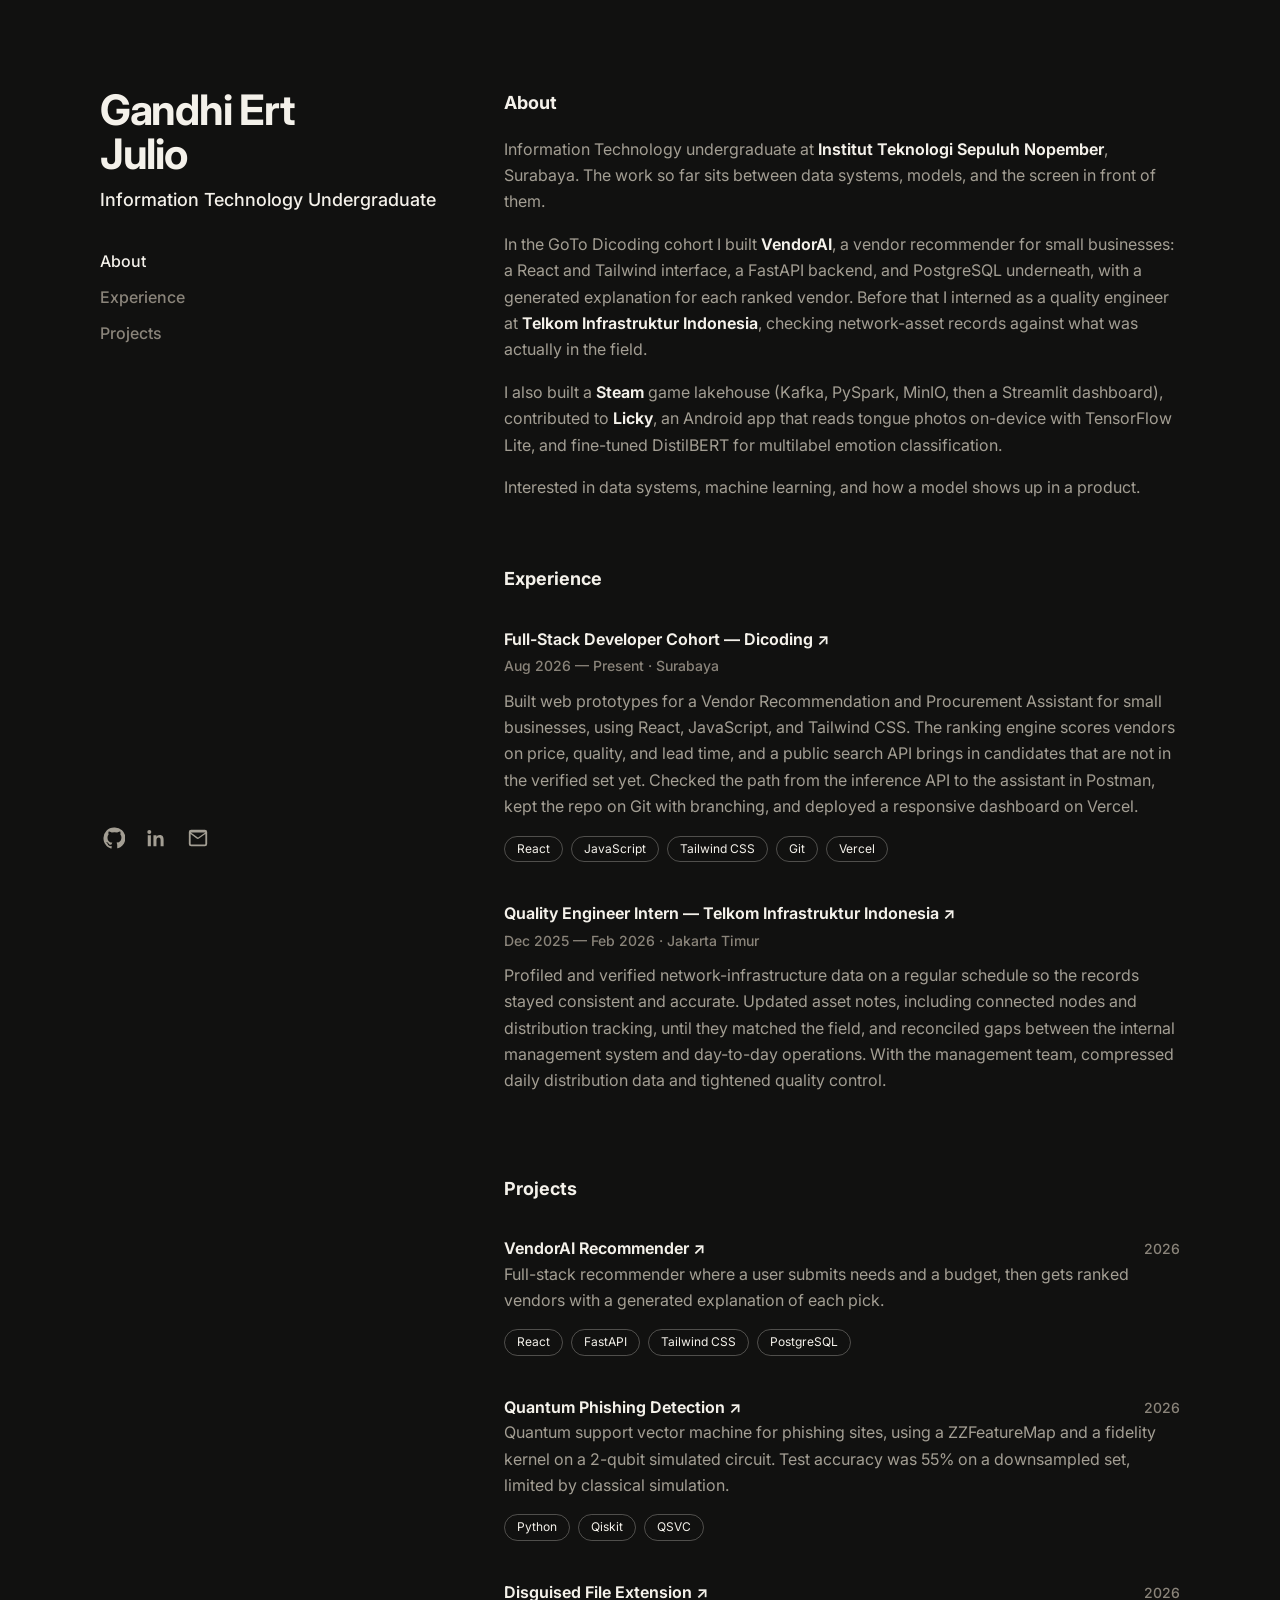
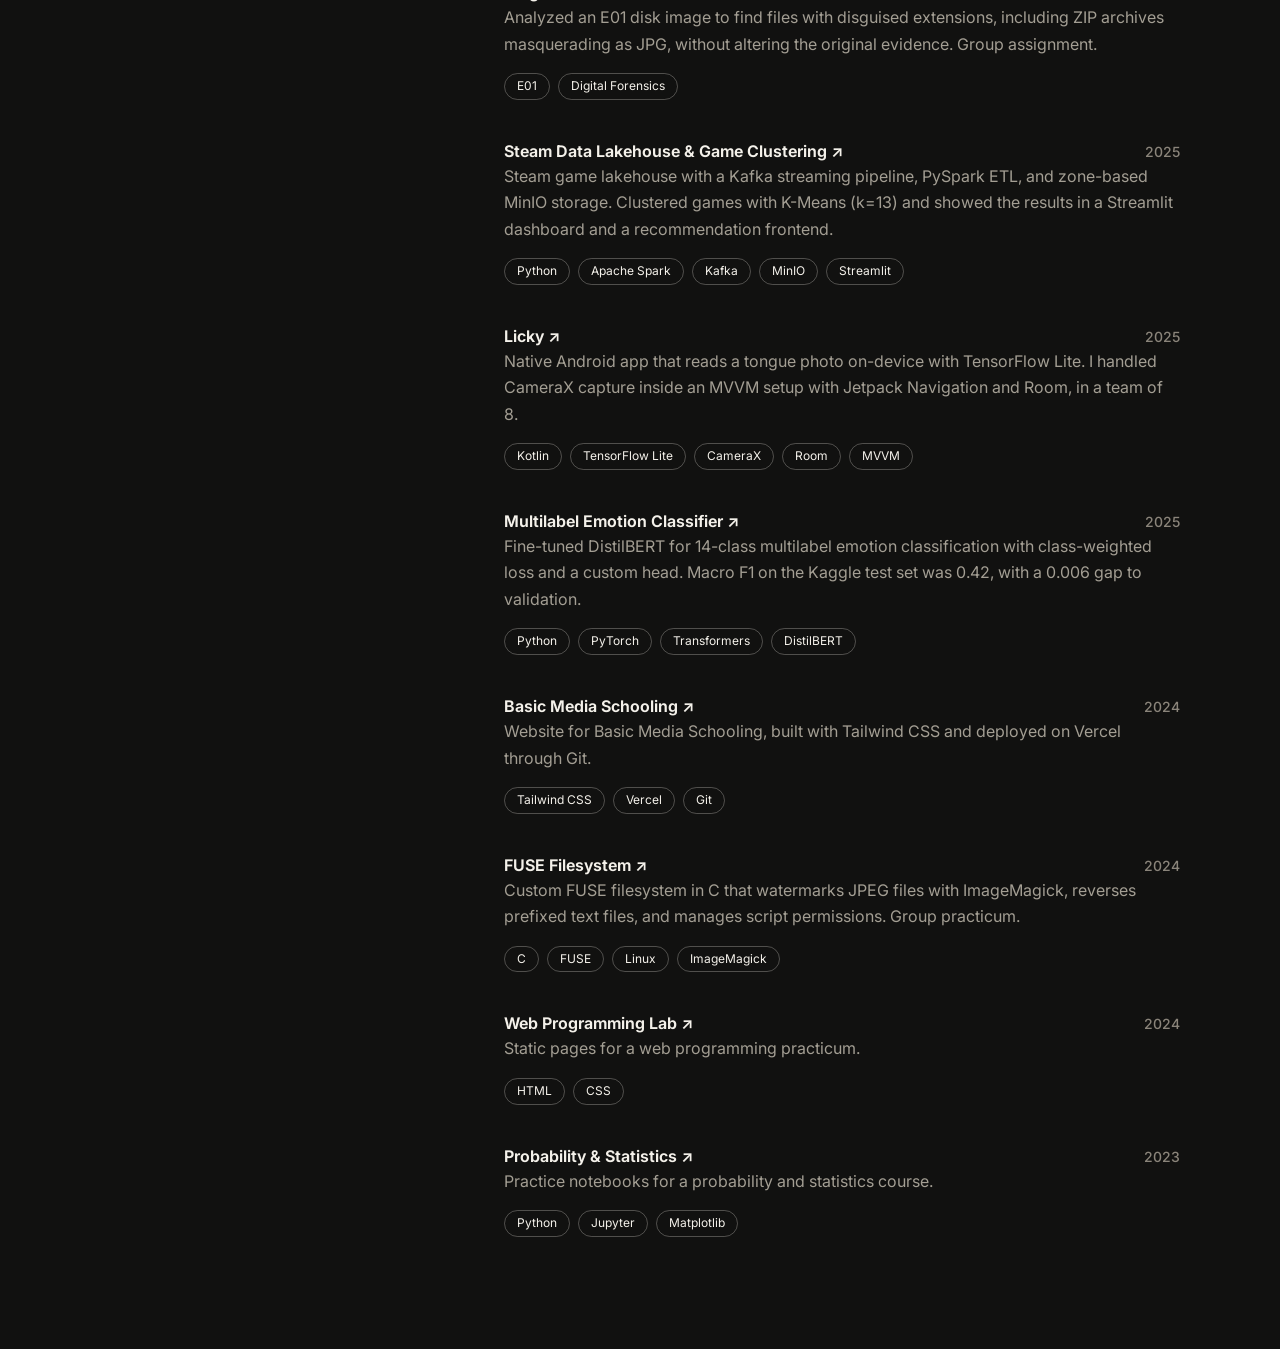
<file: index.html>
<!doctype html>
<html lang="en">
<head>
  <meta charset="utf-8">
  <meta name="viewport" content="width=device-width, initial-scale=1">
  <meta name="theme-color" content="#111110">
  <meta name="description" content="Gandhi Ert Julio — Information Technology undergraduate at ITS Surabaya. Data systems, machine learning, and the interface in front of them.">
  <link rel="canonical" href="https://gandhiert.app/">
  <meta property="og:type" content="website">
  <meta property="og:site_name" content="Gandhi Ert Julio">
  <meta property="og:title" content="Gandhi Ert Julio — Information Technology undergraduate">
  <meta property="og:description" content="Gandhi Ert Julio — Information Technology undergraduate at ITS Surabaya. Data systems, machine learning, and the interface in front of them.">
  <meta property="og:url" content="https://gandhiert.app/">
  <meta name="twitter:card" content="summary">
  <meta name="twitter:title" content="Gandhi Ert Julio — Information Technology undergraduate">
  <meta name="twitter:description" content="Gandhi Ert Julio — Information Technology undergraduate at ITS Surabaya. Data systems, machine learning, and the interface in front of them.">
  <title>Gandhi Ert Julio — Information Technology undergraduate</title>
  <link rel="icon" href="data:image/svg+xml,%3Csvg xmlns='http://www.w3.org/2000/svg' viewBox='0 0 32 32'%3E%3Crect width='32' height='32' fill='%23111110'/%3E%3Ctext x='16' y='21' text-anchor='middle' font-family='Inter,sans-serif' font-size='13' font-weight='700' fill='%23f4f1ea'%3EGE%3C/text%3E%3C/svg%3E">
  <link rel="preconnect" href="https://fonts.googleapis.com">
  <link rel="preconnect" href="https://fonts.gstatic.com" crossorigin>
  <link rel="stylesheet" href="https://fonts.googleapis.com/css2?family=Inter:wght@400;500;600;700&amp;display=swap">
  <link rel="stylesheet" href="styles.css">
  <script defer src="script.js"></script>
  <script type="application/ld+json">
    {
      "@context": "https://schema.org",
      "@type": "Person",
      "name": "Gandhi Ert Julio",
      "url": "https://gandhiert.app/",
      "email": "gandhiert149@gmail.com",
      "jobTitle": "Information Technology Undergraduate",
      "description": "Information Technology undergraduate at Institut Teknologi Sepuluh Nopember, working on data systems, machine learning, and the interface in front of them.",
      "address": {
        "@type": "PostalAddress",
        "addressLocality": "Surabaya",
        "addressCountry": "ID"
      },
      "alumniOf": {
        "@type": "CollegeOrUniversity",
        "name": "Institut Teknologi Sepuluh Nopember"
      },
      "sameAs": [
        "https://github.com/Gandhiert",
        "https://www.linkedin.com/in/gandhi-julio-ert/"
      ]
    }
  </script>
</head>
<body>
  <a class="skip" href="#content">Skip to content</a>

  <div class="shell">
    <header class="sidebar">
      <div class="identity">
        <h1>Gandhi Ert<br>Julio</h1>
        <p class="role">Information Technology Undergraduate</p>

        <nav class="nav" aria-label="Sections">
          <a href="#about" data-nav class="is-active" aria-current="true">About</a>
          <a href="#experience" data-nav>Experience</a>
          <a href="#projects" data-nav>Projects</a>
        </nav>
      </div>

      <ul class="social">
        <li>
          <a href="https://github.com/Gandhiert" target="_blank" rel="noreferrer" aria-label="GitHub">
            <svg viewBox="0 0 24 24" aria-hidden="true"><path fill="currentColor" d="M12 .5A11.5 11.5 0 0 0 .5 12.3c0 5.2 3.4 9.6 8.1 11.2.6.1.8-.3.8-.6v-2.1c-3.3.7-4-1.6-4-1.6-.5-1.4-1.3-1.7-1.3-1.7-1.1-.8.1-.8.1-.8 1.2.1 1.8 1.2 1.8 1.2 1.1 1.9 2.8 1.3 3.5 1 .1-.8.4-1.3.8-1.6-2.6-.3-5.4-1.3-5.4-6 0-1.3.5-2.4 1.2-3.2-.1-.3-.5-1.6.1-3.2 0 0 1-.3 3.3 1.2a11.4 11.4 0 0 1 6 0c2.3-1.5 3.3-1.2 3.3-1.2.6 1.6.2 2.9.1 3.2.8.8 1.2 1.9 1.2 3.2 0 4.7-2.8 5.7-5.4 6 .4.4.8 1.1.8 2.2v3.2c0 .3.2.7.8.6 4.7-1.6 8.1-6 8.1-11.2A11.5 11.5 0 0 0 12 .5Z"/></svg>
          </a>
        </li>
        <li>
          <a href="https://www.linkedin.com/in/gandhi-julio-ert/" target="_blank" rel="noreferrer" aria-label="LinkedIn">
            <svg viewBox="0 0 24 24" aria-hidden="true"><path fill="currentColor" d="M4.7 3.3a2.2 2.2 0 1 0 0 4.4 2.2 2.2 0 0 0 0-4.4ZM3 9h3.4v12H3V9Zm6.2 0H12.5v1.6h.1c.5-.9 1.6-1.8 3.4-1.8 3.6 0 4.3 2.4 4.3 5.5V21H17v-6.2c0-1.5 0-3.4-2.1-3.4s-2.4 1.6-2.4 3.3V21H9.2V9Z"/></svg>
          </a>
        </li>
        <li>
          <a href="mailto:gandhiert149@gmail.com" aria-label="Email">
            <svg viewBox="0 0 24 24" aria-hidden="true"><path fill="currentColor" d="M2 5.5A2.5 2.5 0 0 1 4.5 3h15A2.5 2.5 0 0 1 22 5.5v13a2.5 2.5 0 0 1-2.5 2.5h-15A2.5 2.5 0 0 1 2 18.5v-13Zm2.2.5 7.2 5.2a1 1 0 0 0 1.2 0L20 6H4.2ZM20 7.7l-6.6 4.7a2.8 2.8 0 0 1-3.3 0L4 7.7V18.5c0 .3.2.5.5.5h15c.3 0 .5-.2.5-.5V7.7Z"/></svg>
          </a>
        </li>
      </ul>
    </header>

    <main id="content">
      <section id="about" aria-labelledby="about-heading">
        <h2 id="about-heading">About</h2>
        <p>Information Technology undergraduate at <strong>Institut Teknologi Sepuluh Nopember</strong>, Surabaya. The work so far sits between data systems, models, and the screen in front of them.</p>
        <p>In the GoTo Dicoding cohort I built <strong>VendorAI</strong>, a vendor recommender for small businesses: a React and Tailwind interface, a FastAPI backend, and PostgreSQL underneath, with a generated explanation for each ranked vendor. Before that I interned as a quality engineer at <strong>Telkom Infrastruktur Indonesia</strong>, checking network-asset records against what was actually in the field.</p>
        <p>I also built a <strong>Steam</strong> game lakehouse (Kafka, PySpark, MinIO, then a Streamlit dashboard), contributed to <strong>Licky</strong>, an Android app that reads tongue photos on-device with TensorFlow Lite, and fine-tuned DistilBERT for multilabel emotion classification.</p>
        <p>Interested in data systems, machine learning, and how a model shows up in a product.</p>
      </section>

      <section id="experience" aria-labelledby="experience-heading">
        <h2 id="experience-heading">Experience</h2>

        <article class="entry">
          <h3><a href="https://www.dicoding.com/" target="_blank" rel="noreferrer">Full-Stack Developer Cohort — Dicoding <span aria-hidden="true">↗</span></a></h3>
          <p class="meta">Aug 2026 — Present · Surabaya</p>
          <p>Built web prototypes for a Vendor Recommendation and Procurement Assistant for small businesses, using React, JavaScript, and Tailwind CSS. The ranking engine scores vendors on price, quality, and lead time, and a public search API brings in candidates that are not in the verified set yet. Checked the path from the inference API to the assistant in Postman, kept the repo on Git with branching, and deployed a responsive dashboard on Vercel.</p>
          <ul class="pills">
            <li>React</li>
            <li>JavaScript</li>
            <li>Tailwind CSS</li>
            <li>Git</li>
            <li>Vercel</li>
          </ul>
        </article>

        <article class="entry">
          <h3><a href="https://infranexia.co.id/" target="_blank" rel="noreferrer">Quality Engineer Intern — Telkom Infrastruktur Indonesia <span aria-hidden="true">↗</span></a></h3>
          <p class="meta">Dec 2025 — Feb 2026 · Jakarta Timur</p>
          <p>Profiled and verified network-infrastructure data on a regular schedule so the records stayed consistent and accurate. Updated asset notes, including connected nodes and distribution tracking, until they matched the field, and reconciled gaps between the internal management system and day-to-day operations. With the management team, compressed daily distribution data and tightened quality control.</p>
        </article>
      </section>

      <section id="projects" aria-labelledby="projects-heading">
        <h2 id="projects-heading">Projects</h2>

        <article class="entry">
          <div class="entry-top">
            <h3><a href="https://github.com/Gandhiert/VendorAI-Recommender" target="_blank" rel="noreferrer">VendorAI Recommender <span aria-hidden="true">↗</span></a></h3>
            <p class="when">2026</p>
          </div>
          <p>Full-stack recommender where a user submits needs and a budget, then gets ranked vendors with a generated explanation of each pick.</p>
          <ul class="pills">
            <li>React</li>
            <li>FastAPI</li>
            <li>Tailwind CSS</li>
            <li>PostgreSQL</li>
          </ul>
        </article>

        <article class="entry">
          <div class="entry-top">
            <h3><a href="https://github.com/Gandhiert/Quantum-Phishing-Detection" target="_blank" rel="noreferrer">Quantum Phishing Detection <span aria-hidden="true">↗</span></a></h3>
            <p class="when">2026</p>
          </div>
          <p>Quantum support vector machine for phishing sites, using a ZZFeatureMap and a fidelity kernel on a 2-qubit simulated circuit. Test accuracy was 55% on a downsampled set, limited by classical simulation.</p>
          <ul class="pills">
            <li>Python</li>
            <li>Qiskit</li>
            <li>QSVC</li>
          </ul>
        </article>

        <article class="entry">
          <div class="entry-top">
            <h3><a href="https://github.com/Gandhiert/soal-fordig-kelompok-10" target="_blank" rel="noreferrer">Disguised File Extension <span aria-hidden="true">↗</span></a></h3>
            <p class="when">2026</p>
          </div>
          <p>Analyzed an E01 disk image to find files with disguised extensions, including ZIP archives masquerading as JPG, without altering the original evidence. Group assignment.</p>
          <ul class="pills">
            <li>E01</li>
            <li>Digital Forensics</li>
          </ul>
        </article>

        <article class="entry">
          <div class="entry-top">
            <h3><a href="https://github.com/Gandhiert/BIGD-FP" target="_blank" rel="noreferrer">Steam Data Lakehouse &amp; Game Clustering <span aria-hidden="true">↗</span></a></h3>
            <p class="when">2025</p>
          </div>
          <p>Steam game lakehouse with a Kafka streaming pipeline, PySpark ETL, and zone-based MinIO storage. Clustered games with K-Means (k=13) and showed the results in a Streamlit dashboard and a recommendation frontend.</p>
          <ul class="pills">
            <li>Python</li>
            <li>Apache Spark</li>
            <li>Kafka</li>
            <li>MinIO</li>
            <li>Streamlit</li>
          </ul>
        </article>

        <article class="entry">
          <div class="entry-top">
            <h3><a href="https://github.com/Gandhiert/Licky-Mobile-App" target="_blank" rel="noreferrer">Licky <span aria-hidden="true">↗</span></a></h3>
            <p class="when">2025</p>
          </div>
          <p>Native Android app that reads a tongue photo on-device with TensorFlow Lite. I handled CameraX capture inside an MVVM setup with Jetpack Navigation and Room, in a team of 8.</p>
          <ul class="pills">
            <li>Kotlin</li>
            <li>TensorFlow Lite</li>
            <li>CameraX</li>
            <li>Room</li>
            <li>MVVM</li>
          </ul>
        </article>

        <article class="entry">
          <div class="entry-top">
            <h3><a href="https://huggingface.co/Gandhiert/emotion-multilabel-distilbert" target="_blank" rel="noreferrer">Multilabel Emotion Classifier <span aria-hidden="true">↗</span></a></h3>
            <p class="when">2025</p>
          </div>
          <p>Fine-tuned DistilBERT for 14-class multilabel emotion classification with class-weighted loss and a custom head. Macro F1 on the Kaggle test set was 0.42, with a 0.006 gap to validation.</p>
          <ul class="pills">
            <li>Python</li>
            <li>PyTorch</li>
            <li>Transformers</li>
            <li>DistilBERT</li>
          </ul>
        </article>

        <article class="entry">
          <div class="entry-top">
            <h3><a href="https://github.com/Gandhiert/bms-web-it-2024" target="_blank" rel="noreferrer">Basic Media Schooling <span aria-hidden="true">↗</span></a></h3>
            <p class="when">2024</p>
          </div>
          <p>Website for Basic Media Schooling, built with Tailwind CSS and deployed on Vercel through Git.</p>
          <ul class="pills">
            <li>Tailwind CSS</li>
            <li>Vercel</li>
            <li>Git</li>
          </ul>
        </article>

        <article class="entry">
          <div class="entry-top">
            <h3><a href="https://github.com/Gandhiert/Sisop-4-2024-MH-IT05" target="_blank" rel="noreferrer">FUSE Filesystem <span aria-hidden="true">↗</span></a></h3>
            <p class="when">2024</p>
          </div>
          <p>Custom FUSE filesystem in C that watermarks JPEG files with ImageMagick, reverses prefixed text files, and manages script permissions. Group practicum.</p>
          <ul class="pills">
            <li>C</li>
            <li>FUSE</li>
            <li>Linux</li>
            <li>ImageMagick</li>
          </ul>
        </article>

        <article class="entry">
          <div class="entry-top">
            <h3><a href="https://github.com/Gandhiert/pweb-htmlcss-P29-2024" target="_blank" rel="noreferrer">Web Programming Lab <span aria-hidden="true">↗</span></a></h3>
            <p class="when">2024</p>
          </div>
          <p>Static pages for a web programming practicum.</p>
          <ul class="pills">
            <li>HTML</li>
            <li>CSS</li>
          </ul>
        </article>

        <article class="entry">
          <div class="entry-top">
            <h3><a href="https://github.com/Gandhiert/StatProb" target="_blank" rel="noreferrer">Probability &amp; Statistics <span aria-hidden="true">↗</span></a></h3>
            <p class="when">2023</p>
          </div>
          <p>Practice notebooks for a probability and statistics course.</p>
          <ul class="pills">
            <li>Python</li>
            <li>Jupyter</li>
            <li>Matplotlib</li>
          </ul>
        </article>
      </section>
    </main>
  </div>
</body>
</html>
</file>
<file: styles.css>
:root {
  --bg: #111110;
  --text: #a39e93;
  --bright: #f4f1ea;
  --muted: #8a847a;
  --pill-border: rgba(244, 241, 234, 0.28);
  --sans: Inter, system-ui, -apple-system, sans-serif;
  --sidebar: minmax(240px, 340px);
}

*,
*::before,
*::after { box-sizing: border-box; }

html { scroll-behavior: smooth; }

body {
  margin: 0;
  background: var(--bg);
  color: var(--text);
  font-family: var(--sans);
  font-size: 16px;
  line-height: 1.65;
  -webkit-font-smoothing: antialiased;
  text-rendering: optimizeLegibility;
}

::selection {
  background: #3a3832;
  color: var(--bright);
}

a { color: inherit; text-decoration: none; }

:focus-visible {
  outline: 2px solid var(--bright);
  outline-offset: 3px;
}

.skip {
  position: fixed;
  top: 12px;
  left: 12px;
  z-index: 10;
  padding: 8px 12px;
  background: var(--bright);
  color: var(--bg);
  font-size: 14px;
  font-weight: 600;
  transform: translateY(-150%);
}

.skip:focus { transform: none; }

.shell {
  width: min(1080px, calc(100% - 40px));
  margin: 0 auto;
  padding: 48px 0 72px;
}

.sidebar h1,
.role,
main h2,
.entry h3,
.meta,
.when,
strong {
  color: var(--bright);
}

.sidebar h1 {
  margin: 0;
  font-size: clamp(32px, 4vw, 42px);
  line-height: 1.05;
  letter-spacing: -0.03em;
  font-weight: 700;
}

.role {
  margin: 12px 0 0;
  font-size: 18px;
  font-weight: 500;
  line-height: 1.3;
}

.nav {
  display: flex;
  flex-direction: column;
  align-items: flex-start;
  gap: 10px;
  margin-top: 36px;
}

.nav a {
  color: var(--muted);
  font-size: 16px;
  font-weight: 500;
  text-underline-offset: 5px;
  text-decoration-thickness: 1.5px;
  transition: color 0.2s ease, transform 0.2s ease;
}

.nav a:hover,
.nav a.is-active { color: var(--bright); }

.social {
  display: flex;
  gap: 14px;
  margin: 36px 0 0;
  padding: 0;
  list-style: none;
}

.social a {
  display: grid;
  place-items: center;
  width: 28px;
  height: 28px;
  color: var(--text);
}

.social a:hover { color: var(--bright); }

.social svg { width: 22px; height: 22px; }

main h2 {
  margin: 0 0 18px;
  font-size: 18px;
  font-weight: 700;
}

main section { scroll-margin-top: 32px; }

main section + section { margin-top: 64px; }

main p { margin: 0 0 16px; }

main p:last-child { margin-bottom: 0; }

strong { font-weight: 650; }

.entry {
  position: relative;
  margin: 8px -16px 0;
  padding: 16px;
  border-radius: 10px;
  transition: background-color 0.2s ease, transform 0.2s ease;
}

.entry h3 {
  margin: 0;
  font-size: 16px;
  font-weight: 650;
  line-height: 1.4;
}

.entry h3 a::after {
  content: "";
  position: absolute;
  inset: 0;
}

.entry h3 span {
  display: inline-block;
  transition: transform 0.2s ease;
}

@media (hover: hover) and (pointer: fine) {
  .nav a:hover {
    transform: translateX(10px);
    text-decoration-line: underline;
    text-decoration-style: wavy;
  }

  .entry:hover {
    background: rgba(244, 241, 234, 0.05);
    transform: translateX(12px);
  }
}

.entry-top {
  display: flex;
  justify-content: space-between;
  align-items: baseline;
  gap: 16px;
}

.meta,
.when {
  margin: 4px 0 10px;
  color: var(--muted);
  font-size: 14px;
  font-weight: 500;
}

.entry-top .when { margin: 0; white-space: nowrap; }

.pills {
  display: flex;
  flex-wrap: wrap;
  gap: 8px;
  margin: 14px 0 0;
  padding: 0;
  list-style: none;
}

.pills li {
  padding: 4px 12px;
  border: 1px solid var(--pill-border);
  border-radius: 999px;
  color: var(--bright);
  font-size: 12px;
  line-height: 1.4;
}

.missing {
  min-height: 70vh;
  display: grid;
  align-content: center;
  gap: 12px;
  width: min(640px, calc(100% - 40px));
  margin: 0 auto;
  padding: 72px 0;
}

.missing h1 {
  margin: 0;
  color: var(--bright);
  font-size: clamp(32px, 5vw, 48px);
  letter-spacing: -0.03em;
}

.missing p { margin: 0; }

.missing a {
  color: var(--bright);
  font-weight: 600;
  text-decoration: underline;
  text-underline-offset: 3px;
}

@media (min-width: 900px) {
  .shell {
    display: grid;
    grid-template-columns: var(--sidebar) minmax(0, 1fr);
    column-gap: 64px;
    align-items: start;
    min-height: 100vh;
    padding: 0;
  }

  .sidebar {
    position: sticky;
    top: 0;
    display: flex;
    flex-direction: column;
    justify-content: space-between;
    height: 100vh;
    padding: 88px 0 48px;
  }

  .social { margin-top: 0; }

  main { padding: 88px 0 96px; }
}

@media (max-width: 560px) {
  .entry-top { flex-wrap: wrap; }
  .entry-top .when { margin-top: 4px; }
}

@media (prefers-reduced-motion: reduce) {
  html { scroll-behavior: auto; }

  .nav a,
  .entry,
  .entry h3 span { transition: none; }

  .nav a:hover,
  .entry:hover,
  .entry:hover h3 span { transform: none; }
}
</file>
